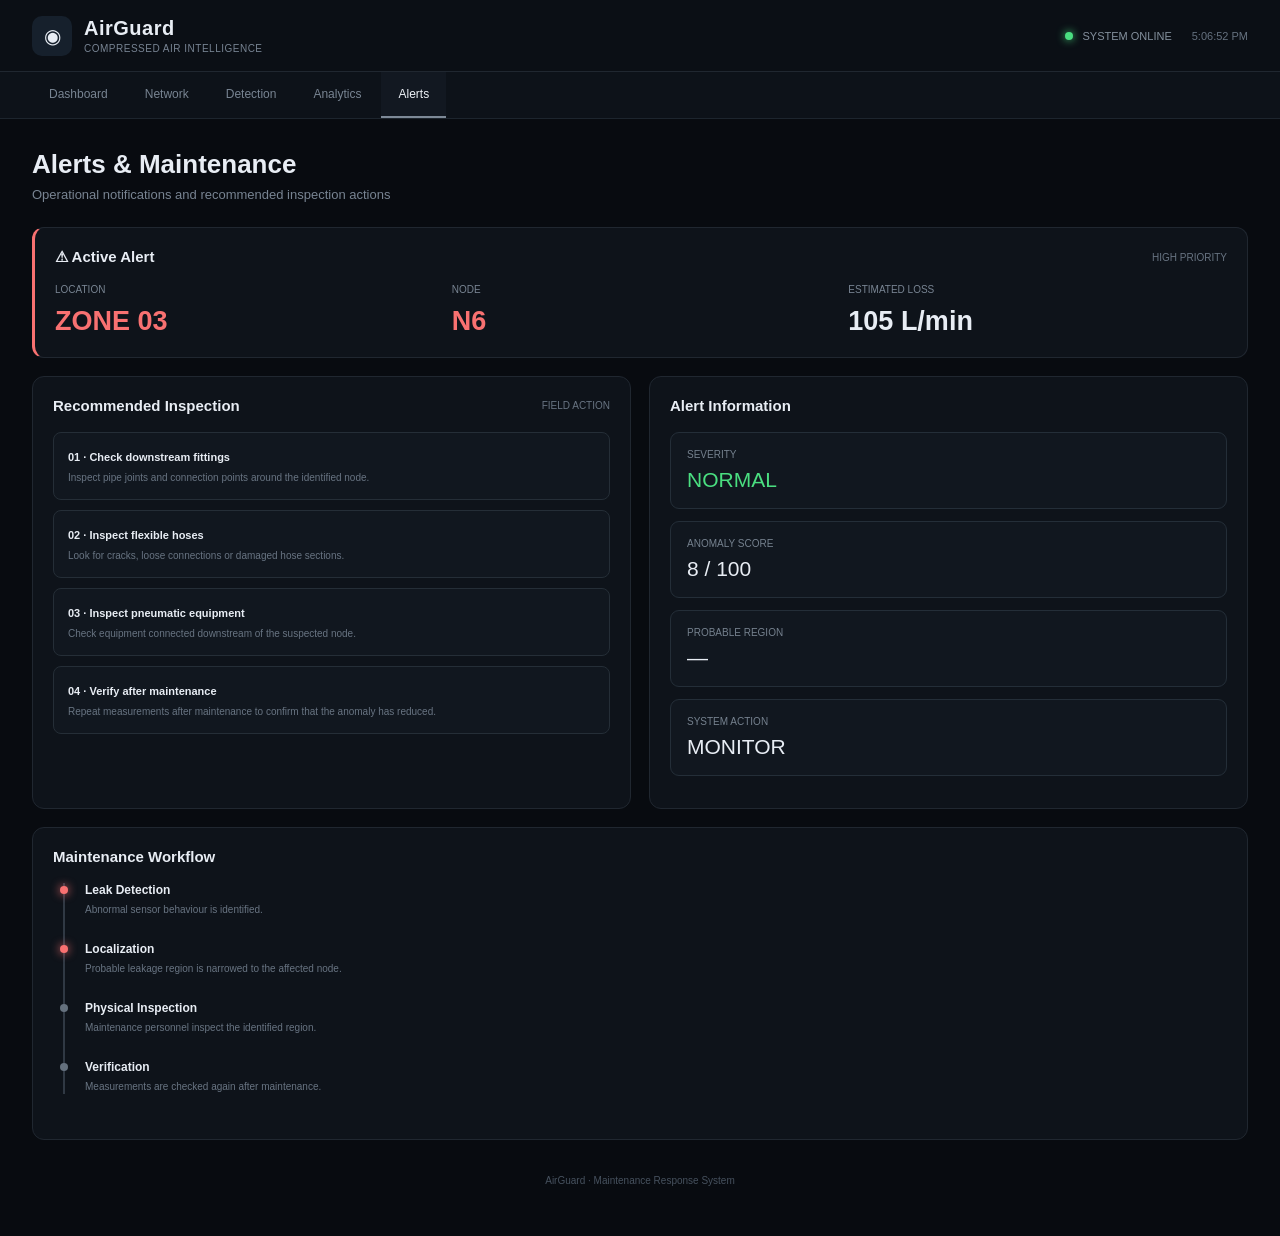
<file: alerts.html>
<!DOCTYPE html>
<html lang="en">

<head>

<meta charset="UTF-8">

<meta name="viewport"
content="width=device-width, initial-scale=1.0">

<title>AirGuard | Alerts</title>

<link rel="stylesheet"
href="style.css">

</head>


<body>


<header>

<div class="logo">

<div class="logo-icon">◉</div>

<div>

<h1>AirGuard</h1>

<small>
COMPRESSED AIR INTELLIGENCE
</small>

</div>

</div>


<div class="header-right">

<div class="live">
<span class="live-dot"></span>
SYSTEM ONLINE
</div>

<div class="clock" id="clock">
--:--:--
</div>

</div>

</header>


<nav>

<a href="index.html">
Dashboard
</a>

<a href="network.html">
Network
</a>

<a href="detection.html">
Detection
</a>

<a href="analytics.html">
Analytics
</a>

<a href="alerts.html"
class="active">
Alerts
</a>

</nav>


<main>


<div class="page-title">

<h2>
Alerts & Maintenance
</h2>

<p>
Operational notifications and recommended
inspection actions
</p>

</div>


<div
class="card alert-card"
id="activeAlert">


<div class="section-title">

<h3>
⚠ Active Alert
</h3>

<span>
HIGH PRIORITY
</span>

</div>


<div class="grid grid-3">


<div>

<div class="kpi-label">
LOCATION
</div>

<div class="kpi-value red">
ZONE 03
</div>

</div>


<div>

<div class="kpi-label">
NODE
</div>

<div class="kpi-value red">
N6
</div>

</div>


<div>

<div class="kpi-label">
ESTIMATED LOSS
</div>

<div class="kpi-value">
105 L/min
</div>

</div>


</div>

</div>


<br>


<div class="grid grid-2">


<div class="card">

<div class="section-title">

<h3>
Recommended Inspection
</h3>

<span>
FIELD ACTION
</span>

</div>


<div class="recommendation">

<strong>
01 · Check downstream fittings
</strong>

<p>
Inspect pipe joints and connection
points around the identified node.
</p>

</div>


<div class="recommendation">

<strong>
02 · Inspect flexible hoses
</strong>

<p>
Look for cracks, loose connections
or damaged hose sections.
</p>

</div>


<div class="recommendation">

<strong>
03 · Inspect pneumatic equipment
</strong>

<p>
Check equipment connected downstream
of the suspected node.
</p>

</div>


<div class="recommendation">

<strong>
04 · Verify after maintenance
</strong>

<p>
Repeat measurements after maintenance
to confirm that the anomaly has reduced.
</p>

</div>


</div>


<div class="card">

<div class="section-title">

<h3>
Alert Information
</h3>

</div>


<div class="status-box">

<div class="status-label">
SEVERITY
</div>

<div
id="severity"
class="status-value green">

NORMAL

</div>

</div>


<div class="status-box">

<div class="status-label">
ANOMALY SCORE
</div>

<div
id="alertScore"
class="status-value">

8 / 100

</div>

</div>


<div class="status-box">

<div class="status-label">
PROBABLE REGION
</div>

<div
id="alertLocation"
class="status-value">

—

</div>

</div>


<div class="status-box">

<div class="status-label">
SYSTEM ACTION
</div>

<div
id="alertAction"
class="status-value">

MONITOR

</div>

</div>


</div>

</div>


<br>


<div class="card">

<div class="section-title">

<h3>
Maintenance Workflow
</h3>

</div>


<div class="timeline">


<div class="timeline-item active">

<h4>
Leak Detection
</h4>

<p>
Abnormal sensor behaviour is identified.
</p>

</div>


<div class="timeline-item active">

<h4>
Localization
</h4>

<p>
Probable leakage region is narrowed
to the affected node.
</p>

</div>


<div class="timeline-item">

<h4>
Physical Inspection
</h4>

<p>
Maintenance personnel inspect the
identified region.
</p>

</div>


<div class="timeline-item">

<h4>
Verification
</h4>

<p>
Measurements are checked again after
maintenance.
</p>

</div>


</div>

</div>


<div class="footer">

AirGuard · Maintenance Response System

</div>


</main>


<script src="data.js"></script>


<script>

function updateClock() {

document.getElementById("clock")
.innerText =
new Date().toLocaleTimeString();

}


setInterval(updateClock,1000);

updateClock();


function updateAlerts() {

const active =
isLeakActive();


const severity =
document.getElementById("severity");

const score =
document.getElementById("alertScore");

const location =
document.getElementById("alertLocation");

const action =
document.getElementById("alertAction");


if (active) {

severity.innerText =
"HIGH";

severity.className =
"status-value red";


score.innerText =
"89 / 100";


location.innerText =
"ZONE 03 · N6";


action.innerText =
"INSPECTION";

action.className =
"status-value red";


} else {

severity.innerText =
"NORMAL";

severity.className =
"status-value green";


score.innerText =
"8 / 100";


location.innerText =
"—";


action.innerText =
"MONITOR";

action.className =
"status-value";

}

}


updateAlerts();

setInterval(updateAlerts,1000);

</script>


</body>

</html>
</file>
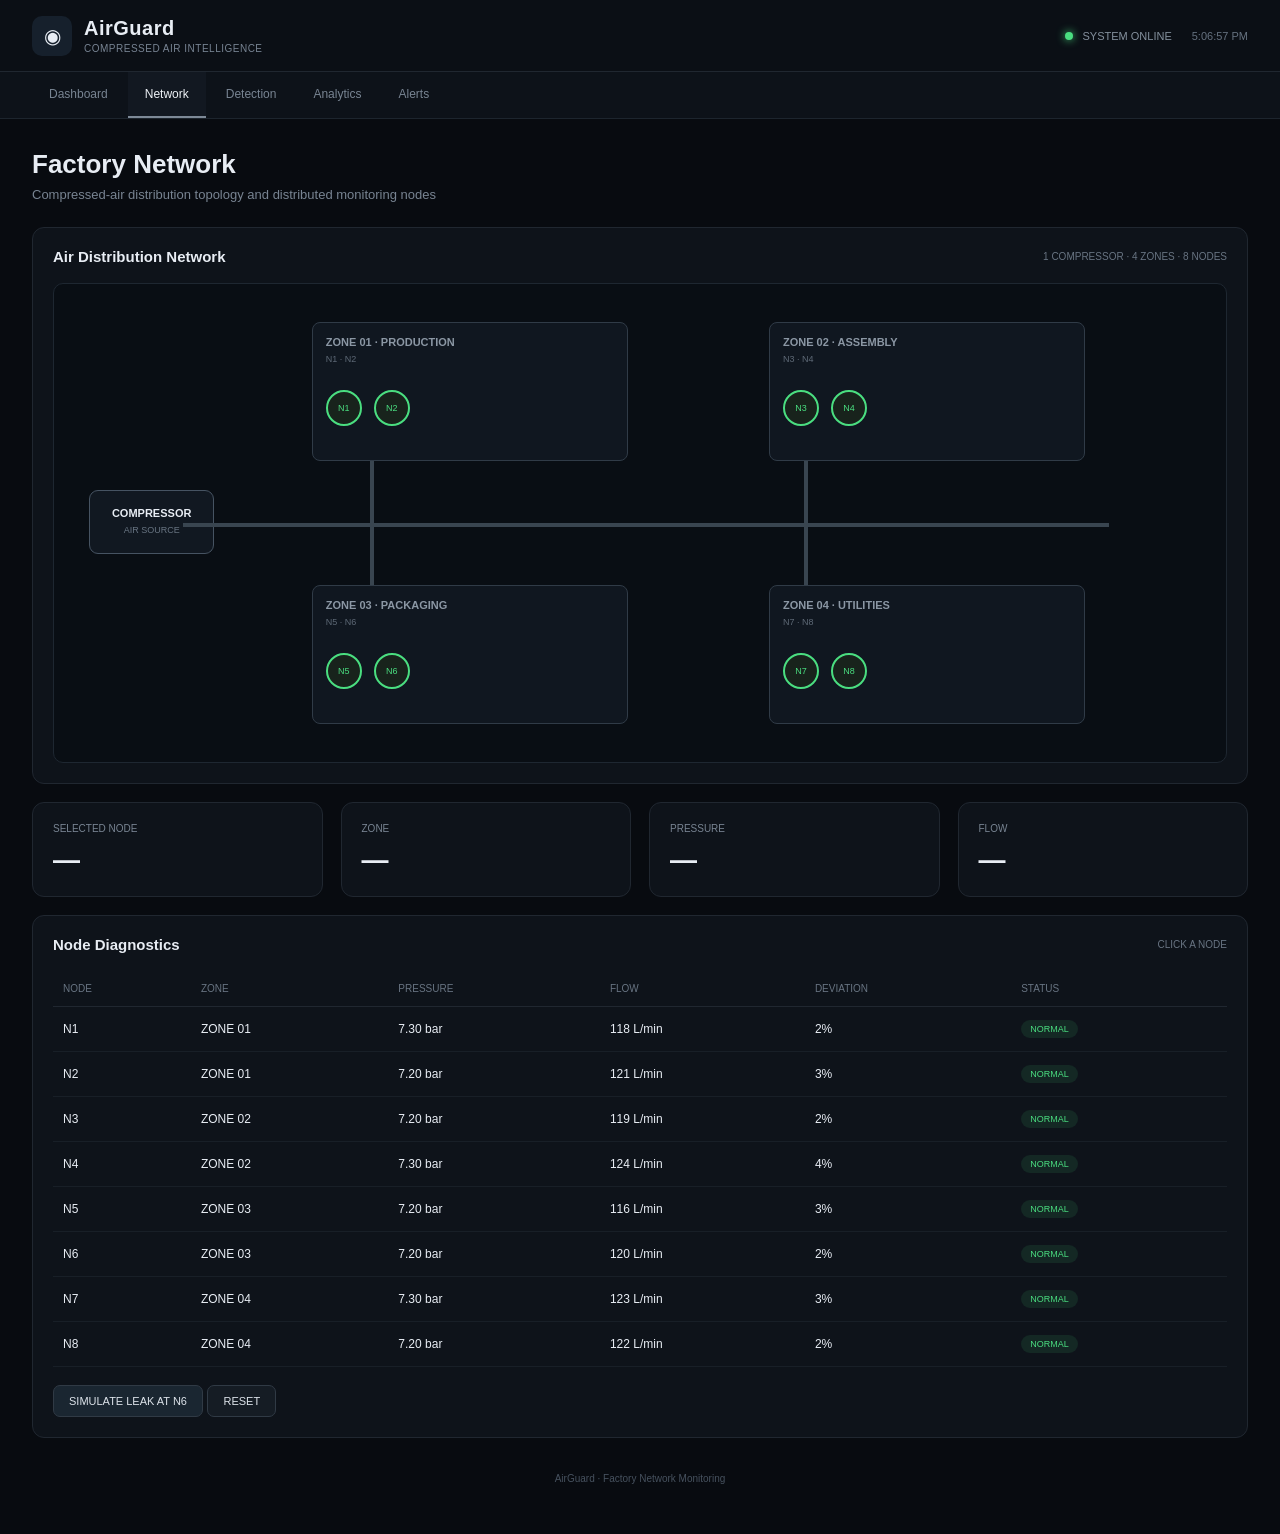
<file: network.html>
<!DOCTYPE html>
<html lang="en">

<head>

<meta charset="UTF-8">

<meta name="viewport"
content="width=device-width, initial-scale=1.0">

<title>AirGuard | Network</title>

<link rel="stylesheet" href="style.css">

</head>


<body>


<header>

<div class="logo">

<div class="logo-icon">◉</div>

<div>

<h1>AirGuard</h1>

<small>
COMPRESSED AIR INTELLIGENCE
</small>

</div>

</div>


<div class="header-right">

<div class="live">
<span class="live-dot"></span>
SYSTEM ONLINE
</div>

<div class="clock" id="clock">
--:--:--
</div>

</div>

</header>


<nav>

<a href="index.html">
Dashboard
</a>

<a href="network.html"
class="active">
Network
</a>

<a href="detection.html">
Detection
</a>

<a href="analytics.html">
Analytics
</a>

<a href="alerts.html">
Alerts
</a>

</nav>


<main>


<div class="page-title">

<h2>
Factory Network
</h2>

<p>
Compressed-air distribution topology
and distributed monitoring nodes
</p>

</div>


<div class="card">

<div class="section-title">

<h3>
Air Distribution Network
</h3>

<span>
1 COMPRESSOR · 4 ZONES · 8 NODES
</span>

</div>


<div class="network">


<div class="compressor">

<strong>
COMPRESSOR
</strong>

<small>
AIR SOURCE
</small>

</div>


<div class="pipe"
style="
left:11%;
right:10%;
top:50%;
height:4px;
">
</div>


<div class="pipe"
style="
left:27%;
top:22%;
height:56%;
width:4px;
">
</div>


<div class="pipe"
style="
left:64%;
top:22%;
height:56%;
width:4px;
">
</div>


<div class="network-zone zone-a">

<h4>
ZONE 01 · PRODUCTION
</h4>

<small>
N1 · N2
</small>

<div class="sensor-row">

<div class="sensor"
data-node="N1">
N1
</div>

<div class="sensor"
data-node="N2">
N2
</div>

</div>

</div>


<div class="network-zone zone-b">

<h4>
ZONE 02 · ASSEMBLY
</h4>

<small>
N3 · N4
</small>

<div class="sensor-row">

<div class="sensor"
data-node="N3">
N3
</div>

<div class="sensor"
data-node="N4">
N4
</div>

</div>

</div>


<div class="network-zone zone-c">

<h4>
ZONE 03 · PACKAGING
</h4>

<small>
N5 · N6
</small>

<div class="sensor-row">

<div class="sensor"
data-node="N5">
N5
</div>

<div class="sensor"
data-node="N6">
N6
</div>

</div>

</div>


<div class="network-zone zone-d">

<h4>
ZONE 04 · UTILITIES
</h4>

<small>
N7 · N8
</small>

<div class="sensor-row">

<div class="sensor"
data-node="N7">
N7
</div>

<div class="sensor"
data-node="N8">
N8
</div>

</div>

</div>


</div>

</div>


<br>


<div class="grid grid-4">


<div class="card">

<div class="kpi-label">
SELECTED NODE
</div>

<div
class="kpi-value"
id="selectedNode">
—
</div>

</div>


<div class="card">

<div class="kpi-label">
ZONE
</div>

<div
class="kpi-value"
id="selectedZone">
—
</div>

</div>


<div class="card">

<div class="kpi-label">
PRESSURE
</div>

<div
class="kpi-value"
id="selectedPressure">
—
</div>

</div>


<div class="card">

<div class="kpi-label">
FLOW
</div>

<div
class="kpi-value"
id="selectedFlow">
—
</div>

</div>


</div>


<br>


<div class="card">

<div class="section-title">

<h3>
Node Diagnostics
</h3>

<span>
CLICK A NODE
</span>

</div>


<table>

<thead>

<tr>

<th>NODE</th>
<th>ZONE</th>
<th>PRESSURE</th>
<th>FLOW</th>
<th>DEVIATION</th>
<th>STATUS</th>

</tr>

</thead>


<tbody id="nodeTable">
</tbody>

</table>


<br>


<button
class="primary"
onclick="simulateNetworkLeak()">

SIMULATE LEAK AT N6

</button>


<button
onclick="resetNetwork()">

RESET

</button>


</div>


<div class="footer">

AirGuard · Factory Network Monitoring

</div>


</main>


<script src="data.js"></script>

<script src="network.js"></script>


<script>

function updateClock() {

document.getElementById("clock")
.innerText =
new Date().toLocaleTimeString();

}


setInterval(updateClock, 1000);

updateClock();


initializeNetwork();


setInterval(() => {

updateNetwork();

createNodeTable();

}, 2000);

</script>


</body>

</html>
</file>
<file: style.css>
* {
    margin: 0;
    padding: 0;
    box-sizing: border-box;
}

body {
    font-family: Arial, Helvetica, sans-serif;
    background: #080b10;
    color: #e8edf4;
    min-height: 100vh;
}

header {
    height: 72px;
    background: #0b0f15;
    border-bottom: 1px solid #202730;
    display: flex;
    align-items: center;
    justify-content: space-between;
    padding: 0 32px;
}

.logo {
    display: flex;
    align-items: center;
    gap: 12px;
}

.logo-icon {
    width: 40px;
    height: 40px;
    border-radius: 10px;
    background: #16202c;
    display: flex;
    align-items: center;
    justify-content: center;
    font-size: 20px;
}

.logo h1 {
    font-size: 20px;
    letter-spacing: .5px;
}

.logo small {
    display: block;
    color: #778392;
    font-size: 10px;
    margin-top: 3px;
    letter-spacing: .5px;
}

.header-right {
    display: flex;
    align-items: center;
    gap: 20px;
}

.live {
    color: #84909d;
    font-size: 11px;
}

.live-dot {
    display: inline-block;
    width: 8px;
    height: 8px;
    border-radius: 50%;
    background: #4ade80;
    margin-right: 6px;
    box-shadow: 0 0 9px #4ade80;
}

.clock {
    color: #65717f;
    font-size: 11px;
}

nav {
    display: flex;
    gap: 3px;
    padding: 0 32px;
    background: #0d1219;
    border-bottom: 1px solid #1d252e;
}

nav a {
    text-decoration: none;
    color: #788492;
    padding: 15px 17px;
    font-size: 12px;
    border-bottom: 2px solid transparent;
}

nav a:hover,
nav a.active {
    color: #edf1f6;
    background: #121821;
    border-bottom-color: #7d8997;
}

main {
    max-width: 1500px;
    margin: auto;
    padding: 30px 32px 50px;
}

.page-title {
    margin-bottom: 25px;
}

.page-title h2 {
    font-size: 26px;
    font-weight: 600;
}

.page-title p {
    color: #788492;
    font-size: 13px;
    margin-top: 7px;
}

.grid {
    display: grid;
    gap: 18px;
}

.grid-2 {
    grid-template-columns: repeat(2, 1fr);
}

.grid-3 {
    grid-template-columns: repeat(3, 1fr);
}

.grid-4 {
    grid-template-columns: repeat(4, 1fr);
}

.card {
    background: #0e131a;
    border: 1px solid #202730;
    border-radius: 12px;
    padding: 20px;
}

.kpi-label {
    color: #788492;
    font-size: 10px;
    margin-bottom: 11px;
}

.kpi-value {
    font-size: 27px;
    font-weight: 600;
}

.kpi-unit {
    color: #6c7784;
    font-size: 11px;
}

.kpi-sub {
    color: #606c79;
    font-size: 10px;
    margin-top: 8px;
}

.green {
    color: #4ade80;
}

.yellow {
    color: #facc15;
}

.red {
    color: #f87171;
}

.blue {
    color: #60a5fa;
}

.section-title {
    display: flex;
    justify-content: space-between;
    align-items: center;
    margin-bottom: 18px;
}

.section-title h3 {
    font-size: 15px;
}

.section-title span {
    color: #687482;
    font-size: 10px;
}

button {
    border: 1px solid #303a45;
    background: #151c24;
    color: #dce2e9;
    padding: 9px 15px;
    border-radius: 7px;
    font-size: 11px;
    cursor: pointer;
}

button:hover {
    background: #1c2630;
}

button.primary {
    background: #1a2631;
}

button.danger-btn {
    color: #fca5a5;
    border-color: #673636;
}

.chart-box {
    height: 270px;
}

.status-box {
    background: #11171f;
    border: 1px solid #242e38;
    border-radius: 9px;
    padding: 16px;
    margin-bottom: 12px;
}

.status-label {
    color: #75818e;
    font-size: 10px;
}

.status-value {
    font-size: 21px;
    margin-top: 8px;
}

.status-desc {
    color: #65717f;
    font-size: 11px;
    line-height: 1.5;
    margin-top: 7px;
}

table {
    width: 100%;
    border-collapse: collapse;
}

th {
    text-align: left;
    color: #687482;
    font-size: 10px;
    font-weight: normal;
    padding: 12px 10px;
    border-bottom: 1px solid #202730;
}

td {
    font-size: 12px;
    padding: 13px 10px;
    border-bottom: 1px solid #181f27;
}

.badge {
    display: inline-block;
    padding: 4px 9px;
    border-radius: 20px;
    font-size: 9px;
}

.badge-normal {
    color: #4ade80;
    background: rgba(74, 222, 128, .1);
}

.badge-warning {
    color: #facc15;
    background: rgba(250, 204, 21, .1);
}

.badge-danger {
    color: #f87171;
    background: rgba(248, 113, 113, .1);
}

.network {
    position: relative;
    height: 480px;
    background: #090e14;
    border: 1px solid #1e2731;
    border-radius: 10px;
    overflow: hidden;
}

.pipe {
    position: absolute;
    background: #394550;
}

.compressor {
    position: absolute;
    left: 3%;
    top: 43%;
    width: 125px;
    padding: 16px;
    text-align: center;
    border: 1px solid #465362;
    border-radius: 9px;
    background: #111821;
}

.compressor strong {
    display: block;
    font-size: 11px;
}

.compressor small {
    color: #687482;
    font-size: 9px;
}

.network-zone {
    position: absolute;
    width: 27%;
    height: 29%;
    padding: 13px;
    border: 1px solid #303b47;
    background: #101720;
    border-radius: 8px;
    transition: .3s;
}

.network-zone h4 {
    font-size: 11px;
    color: #8b97a4;
}

.network-zone small {
    color: #5e6976;
    font-size: 9px;
}

.zone-a {
    left: 22%;
    top: 8%;
}

.zone-b {
    left: 61%;
    top: 8%;
}

.zone-c {
    left: 22%;
    bottom: 8%;
}

.zone-d {
    left: 61%;
    bottom: 8%;
}

.sensor-row {
    display: flex;
    gap: 12px;
    margin-top: 24px;
}

.sensor {
    width: 36px;
    height: 36px;
    border-radius: 50%;
    background: #18231c;
    border: 2px solid #4ade80;
    display: flex;
    align-items: center;
    justify-content: center;
    color: #4ade80;
    font-size: 9px;
    cursor: pointer;
    transition: .2s;
}

.sensor:hover {
    transform: scale(1.1);
}

.sensor.warning {
    border-color: #facc15;
    color: #facc15;
}

.sensor.danger {
    border-color: #f87171;
    color: #f87171;
    background: #291719;
    box-shadow: 0 0 18px rgba(248, 113, 113, .6);
    animation: pulse 1s infinite;
}

@keyframes pulse {
    50% {
        transform: scale(1.12);
    }
}

.timeline {
    border-left: 2px solid #303944;
    padding-left: 20px;
    margin-left: 10px;
}

.timeline-item {
    position: relative;
    margin-bottom: 25px;
}

.timeline-item::before {
    content: "";
    position: absolute;
    width: 8px;
    height: 8px;
    background: #65717e;
    border-radius: 50%;
    left: -25px;
    top: 3px;
}

.timeline-item.active::before {
    background: #f87171;
    box-shadow: 0 0 10px #f87171;
}

.timeline-item h4 {
    font-size: 12px;
}

.timeline-item p {
    color: #687482;
    font-size: 10px;
    line-height: 1.5;
    margin-top: 5px;
}

.recommendation {
    background: #11171f;
    border: 1px solid #252e37;
    border-radius: 8px;
    padding: 14px;
    margin-bottom: 10px;
}

.recommendation strong {
    font-size: 11px;
}

.recommendation p {
    color: #687482;
    font-size: 10px;
    line-height: 1.5;
    margin-top: 5px;
}

.alert-card {
    border-left: 3px solid #f87171;
}

.progress {
    height: 7px;
    background: #1c242d;
    border-radius: 10px;
    overflow: hidden;
    margin-top: 10px;
}

.progress-fill {
    height: 100%;
    background: #687482;
    border-radius: 10px;
}

.footer {
    text-align: center;
    color: #46515e;
    font-size: 10px;
    margin-top: 35px;
}

@media(max-width: 1000px) {
    .grid-4,
    .grid-3 {
        grid-template-columns: repeat(2, 1fr);
    }

    .grid-2 {
        grid-template-columns: 1fr;
    }
}

@media(max-width: 650px) {
    header {
        padding: 0 15px;
    }

    nav {
        padding: 0 10px;
        overflow-x: auto;
    }

    main {
        padding: 20px 15px;
    }

    .grid-4,
    .grid-3 {
        grid-template-columns: 1fr;
    }

    .header-right {
        display: none;
    }
}

/* Fix only the dashboard Network Overview */
.network[style*="height:350px"] .network-zone {
    height: 40%;
    padding: 12px;
}

.network[style*="height:350px"] .zone-a {
    left: 22%;
    top: 10%;
    bottom: auto;
}

.network[style*="height:350px"] .zone-b {
    left: 60%;
    top: 10%;
    bottom: auto;
}

.network[style*="height:350px"] .zone-c {
    left: 22%;
    top: 62%;
    bottom: auto;
}

.network[style*="height:350px"] .zone-d {
    left: 60%;
    top: 62%;
    bottom: auto;
}
/* Final small fixes for dashboard Network Overview */
.network[style*="height:350px"] {
    height: 390px !important;
    overflow: hidden;
}

.network[style*="height:350px"] .compressor {
    z-index: 2;
    padding: 12px 8px;
    background: #111821;
}

.network[style*="height:350px"] .pipe {
    z-index: 0;
}

.network[style*="height:350px"] .network-zone {
    z-index: 1;
}
</file>
